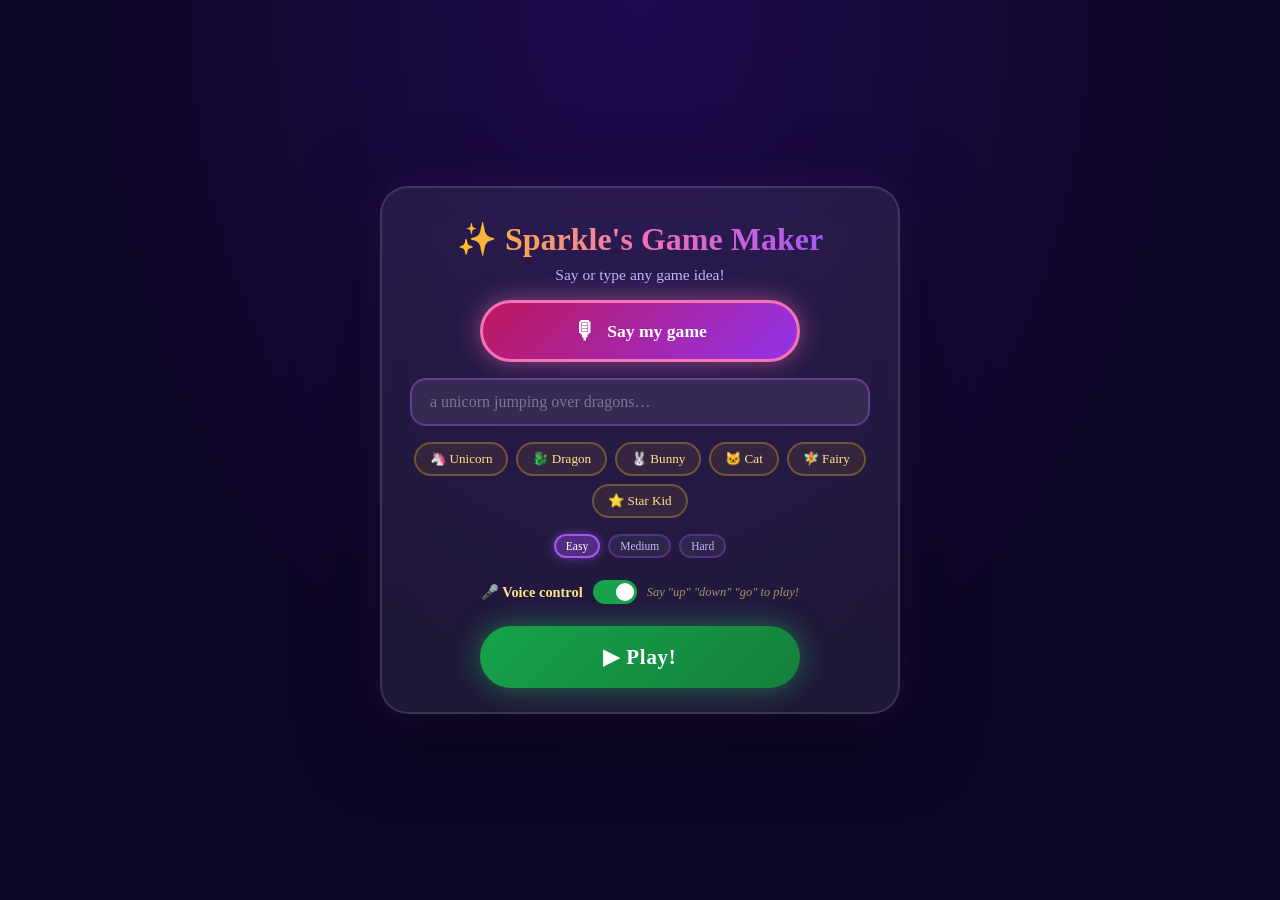
<file: frontend/index.html>
<!DOCTYPE html>
<html lang="en">
<head>
<meta charset="UTF-8">
<meta name="viewport" content="width=device-width, initial-scale=1.0">
<title>✨ Sparkle's Game Maker</title>
<link rel="stylesheet" href="/frontend/fairy.css?v=14">
</head>
<body>

<div class="stars" id="stars"></div>

<!-- ═══════════════ LAUNCH CARD ═══════════════ -->
<div class="launch-wrap">
  <div class="launch-card">

    <div class="launch-title">✨ Sparkle's Game Maker</div>
    <div class="launch-sub">Say or type any game idea!</div>

    <button class="mic-big" id="micBtn">
      <span class="mic-icon">🎙</span>
      <span>Say my game</span>
    </button>

    <div class="input-row">
      <input class="game-input" id="gameInput" type="text"
             placeholder="a unicorn jumping over dragons…"
             autocomplete="off" spellcheck="false">
      <button class="input-clear" id="inputClear" style="display:none">✕</button>
    </div>

    <div class="listen-bar" id="listenBar" style="display:none">
      <div class="listen-wave">
        <span></span><span></span><span></span><span></span><span></span>
      </div>
      <span class="listen-label">Listening…</span>
    </div>

    <div class="chips">
      <button class="chip" data-params='{"game_type":"runner","character":"unicorn","collectible":"star","obstacle":"wolf","world":"rainbow land","game_name":"Unicorn Rainbow Adventure!","bg_description":"Vibrant pixel art rainbow land with arched rainbows, fluffy clouds, shimmering waterfalls and blooming flower fields in saturated blues and greens","story":"Uni the unicorn gallops through rainbow land collecting magical stars. Watch out for the sneaky wolf — jump over it to keep your streak!"}'>🦄 Unicorn</button>
      <button class="chip" data-params='{"game_type":"flyer","character":"dragon","collectible":"gem","obstacle":"knight","world":"outer space","game_name":"Dragon Space Dash!","bg_description":"Pixel art outer space with twinkling stars, colorful nebulae, ringed planets and asteroid clusters in deep blues and purples","story":"Dazzle the dragon soars through the stars collecting sparkling gems. Dodge the brave knights — flap up or swoop down to stay safe!"}'>🐉 Dragon</button>
      <button class="chip" data-params='{"game_type":"runner","character":"bunny","collectible":"heart","obstacle":"fox","world":"forest","game_name":"Bunny Forest Hop!","bg_description":"Lush pixel art forest with layered trees, glowing mushrooms, mossy rocks and shafts of golden light in rich greens and browns","story":"Benny the bunny hops through the enchanted forest collecting hearts. The sneaky fox is right behind — jump fast to escape!"}'>🐰 Bunny</button>
      <button class="chip" data-params='{"game_type":"runner","character":"cat","collectible":"coin","obstacle":"dog","world":"candy land","game_name":"Cat Candy Run!","bg_description":"Candy land pixel art with giant lollipops, chocolate rivers, gumdrop hills and cotton candy clouds in bright pinks and yellows","story":"Cookie the cat dashes through candy land scooping up golden coins. The silly dogs are chasing — jump over them to get your sweets!"}'>🐱 Cat</button>
      <button class="chip" data-params='{"game_type":"runner","character":"fairy_sparkle","collectible":"star","obstacle":"spider","world":"magical forest","game_name":"Fairy Sparkle Quest!","bg_description":"Enchanted pixel art forest at night with glowing fireflies, giant mushrooms, crystal flowers and moonbeams in purples and teals","story":"Sparkle the fairy flutters through a moonlit forest collecting shining stars. Jump over the creepy spiders to keep your magic glowing!"}'>🧚 Fairy</button>
      <button class="chip" data-params='{"game_type":"flyer","character":"star_kid","collectible":"coin","obstacle":"black_hole","world":"outer space","game_name":"Star Kid Space Race!","bg_description":"Pixel art deep space with shooting stars, colorful nebulae, ringed planets and glowing stardust in dark blues and purples","story":"Starry the star kid zooms through the galaxy picking up golden coins. Fly away from the scary black holes — keep moving to stay bright!"}'>⭐ Star Kid</button>
    </div>

    <div class="diff-row" id="diffBar">
      <button class="diff-btn active" data-diff="none">Easy</button>
      <button class="diff-btn" data-diff="medium">Medium</button>
      <button class="diff-btn" data-diff="high">Hard</button>
    </div>

    <div class="voice-row" id="voiceRow">
      <span class="voice-label">🎤 Voice control</span>
      <label class="voice-toggle">
        <input type="checkbox" id="voiceToggle" checked>
        <span class="voice-slider"></span>
      </label>
      <span class="voice-hint" id="voiceHint">Say "up" "down" "go" to play!</span>
    </div>

    <button class="play-btn" id="launchBtn">▶ Play!</button>

  </div>
</div>

<!-- ═══════════ CONFIRM overlay ═══════════ -->
<div id="confirmOverlay" class="confirm-overlay" style="display:none">
  <div class="confirm-box">
    <div class="confirm-sparkle">✨</div>
    <div class="confirm-label">I heard you say:</div>
    <div class="confirm-heard" id="confirmHeard"></div>
    <div class="confirm-params" id="confirmParams"></div>
    <div class="confirm-actions">
      <button class="confirm-yes" id="confirmYes">🚀 Yes! Make it!</button>
      <button class="confirm-retry" id="confirmRetry">↩ Try again</button>
    </div>
  </div>
</div>

<!-- ═══════════ GAME READY overlay ═══════════ -->
<div class="game-overlay" id="gameOverlay" style="display:none">
  <div class="overlay-box">
    <div class="overlay-emoji" id="overlayEmoji">🪄</div>
    <div class="overlay-msg" id="overlayMsg">Making your game…</div>
    <div class="game-summary" id="gameSummary"></div>
    <button class="play-big-btn" id="playBtn" style="display:none">▶ PLAY!</button>
    <button class="review-btn" id="reviewBtn" style="display:none">🔍 Review & Fix</button>
  </div>
</div>

<!-- ═══════════ REVIEW PANEL overlay ═══════════ -->
<div class="review-overlay" id="reviewOverlay" style="display:none">
  <div class="review-box">
    <div class="review-header">
      <span class="review-avatar">👩‍🎨</span>
      <div>
        <div class="review-name">Maya — Senior Game Designer</div>
        <div class="review-score-row">
          <span class="review-score-label">Score:</span>
          <span class="review-score" id="reviewScore">–</span>
          <span class="review-headline" id="reviewHeadline"></span>
        </div>
      </div>
      <button class="review-close" id="reviewClose">✕</button>
    </div>
    <div class="review-strengths" id="reviewStrengths"></div>
    <div class="review-issues" id="reviewIssues"></div>
    <div class="review-actions">
      <button class="fix-btn" id="fixBtn">🔧 Apply All Fixes</button>
      <button class="play-fixed-btn" id="playFixedBtn" style="display:none">▶ Play Fixed Game</button>
    </div>
    <div class="review-status" id="reviewStatus"></div>
  </div>
</div>

<!-- ═══════════ IN-PAGE GAME PLAYER ═══════════ -->
<div class="game-player" id="gamePlayer" style="display:none">
  <button class="close-game" id="closeGameBtn">✕ Back to Sparkle</button>
  <iframe id="gameFrame" title="Sparkle game" allow="autoplay; fullscreen"></iframe>
</div>

<!-- Dev-only magic 3D button (hidden) -->
<button class="dev-hidden" id="magicBtn" aria-hidden="true" tabindex="-1">🪄</button>

<script src="/frontend/fairy.js?v=13"></script>
</body>
</html>
</file>
<file: frontend/fairy.css>
*, *::before, *::after { box-sizing:border-box; margin:0; padding:0; }
:root {
  --purple:#a855f7; --pink:#f472b6; --yellow:#fbbf24; --green:#22c55e; --bg:#0f0728;
}
body {
  font-family:'Comic Sans MS','Chalkboard SE','Marker Felt',cursive;
  background:radial-gradient(ellipse at top,#1e0a4e 0%,#0f0728 60%);
  min-height:100vh; color:white; overflow:hidden; user-select:none;
}

/* ── Stars ── */
.stars{position:fixed;inset:0;pointer-events:none;z-index:0;}
.star-p{
  position:absolute;border-radius:50%;background:white;opacity:0;
  animation:twinkle var(--d,3s) ease-in-out infinite var(--dl,0s);
}
@keyframes twinkle{0%,100%{opacity:0;transform:scale(.5)}50%{opacity:.8;transform:scale(1)}}

/* ── Top bar ── */
.top-bar{
  position:fixed;top:0;left:0;right:0;z-index:50;
  display:flex;align-items:center;justify-content:space-between;
  padding:8px 16px;
  background:linear-gradient(180deg,rgba(15,7,40,.95) 0%,rgba(15,7,40,0) 100%);
}
.header-title{
  font-size:clamp(.9rem,2.5vw,1.4rem);font-weight:bold;
  background:linear-gradient(90deg,#fbbf24,#f472b6,#a855f7);
  -webkit-background-clip:text;-webkit-text-fill-color:transparent;background-clip:text;
}
.diff-bar{display:none;align-items:center;gap:5px;}
.diff-label{font-size:.72rem;color:#c4b5fd;}
.diff-btn{
  padding:4px 10px;border-radius:20px;border:2px solid rgba(168,85,247,.3);
  background:rgba(255,255,255,.05);color:#c4b5fd;
  font-size:.72rem;font-family:inherit;cursor:pointer;transition:all .2s;
}
.diff-btn:hover{background:rgba(168,85,247,.2);border-color:var(--purple);}
.diff-btn.active{
  background:rgba(168,85,247,.35);border-color:var(--purple);color:#fff;
  box-shadow:0 0 10px rgba(168,85,247,.5);
}

/* ── Progress dots ── */
.progress-row{
  position:fixed;top:50px;left:50%;transform:translateX(-50%);
  display:flex;gap:9px;z-index:40;
}
.prog-dot{
  width:44px;height:44px;border-radius:50%;
  background:rgba(255,255,255,.08);border:3px solid rgba(255,255,255,.15);
  display:flex;align-items:center;justify-content:center;font-size:1.3rem;
  transition:all .3s;filter:grayscale(1) opacity(.4);
}
.prog-dot.active{
  background:rgba(168,85,247,.3);border-color:var(--purple);filter:none;
  transform:scale(1.2);box-shadow:0 0 16px rgba(168,85,247,.6);
}
.prog-dot.done{background:rgba(34,197,94,.3);border-color:var(--green);filter:none;}

/* ── Choice grid ── */
.choice-grid{
  position:fixed;top:50%;left:50%;
  transform:translate(-50%,-44%);
  display:grid;grid-template-columns:1fr 1fr;
  gap:14px;z-index:30;width:min(480px,92vw);
}
.choice-card{
  background:rgba(255,255,255,.07);border:3px solid rgba(255,255,255,.15);
  border-radius:20px;padding:12px;
  display:flex;flex-direction:column;align-items:center;justify-content:center;
  cursor:pointer;transition:all .2s;min-height:128px;overflow:hidden;
}
.choice-card:hover,.choice-card:active{
  transform:scale(1.06);border-color:var(--yellow);
  background:rgba(251,191,36,.15);box-shadow:0 0 24px rgba(251,191,36,.4);
}
.choice-card.selected{
  border-color:var(--green);background:rgba(34,197,94,.2);
  box-shadow:0 0 28px rgba(34,197,94,.6);transform:scale(1.08);
}
.choice-card img{width:74px;height:74px;object-fit:contain;filter:drop-shadow(0 4px 8px rgba(0,0,0,.3));}
.choice-card .world-swatch{
  width:74px;height:74px;border-radius:50%;
  display:flex;align-items:center;justify-content:center;font-size:2.3rem;
}
.choice-label{font-size:.98rem;font-weight:bold;color:#fde68a;margin-top:6px;text-shadow:0 1px 3px rgba(0,0,0,.5);}

/* ── Listen bar ── */
.listen-bar{
  position:fixed;bottom:108px;left:50%;transform:translateX(-50%);
  display:flex;align-items:center;gap:12px;padding:10px 20px;border-radius:14px;z-index:40;
  background:rgba(244,63,94,.15);border:2px solid rgba(244,63,94,.4);
}
.listen-wave{display:flex;gap:4px;align-items:center;}
.listen-wave span{width:5px;border-radius:4px;background:#f43f5e;animation:wave .7s ease-in-out infinite;height:10px;}
.listen-wave span:nth-child(1){animation-delay:0s;--mh:24px}
.listen-wave span:nth-child(2){animation-delay:.1s;--mh:32px}
.listen-wave span:nth-child(3){animation-delay:.2s;--mh:40px}
.listen-wave span:nth-child(4){animation-delay:.3s;--mh:32px}
.listen-wave span:nth-child(5){animation-delay:.4s;--mh:24px}
@keyframes wave{0%,100%{height:10px}50%{height:var(--mh,30px)}}
.listen-label{font-size:1.1rem;color:#f43f5e;}

/* ── Fairy (free-floating) ── */
.fairy-float{
  position:fixed;width:130px;height:140px;
  display:flex;align-items:center;justify-content:center;z-index:80;
  pointer-events:none;
  animation:fairy-bob 2.4s ease-in-out infinite;
}
@keyframes fairy-bob{0%,100%{transform:translateY(0) rotate(-1deg)}50%{transform:translateY(-14px) rotate(1deg)}}
.fairy-img{
  width:120px;height:auto;
  filter:drop-shadow(0 0 18px rgba(168,85,247,.9));
  animation:wing-glow .75s ease-in-out infinite alternate;
}
@keyframes wing-glow{
  from{filter:drop-shadow(0 0 10px rgba(196,181,253,.5))}
  to  {filter:drop-shadow(0 0 26px rgba(196,181,253,1))}
}
.fairy-float.fairy-talking .fairy-img{animation:talk-bob .3s ease-in-out infinite alternate;}
@keyframes talk-bob{from{transform:scale(1) rotate(-3deg)}to{transform:scale(1.06) rotate(3deg)}}
.wand-sparkles{
  position:absolute;top:4px;right:0;display:flex;gap:2px;
  animation:sparkle-burst 2.2s ease-in-out infinite;
}
@keyframes sparkle-burst{0%,100%{opacity:.4;transform:scale(.8) translateY(0)}50%{opacity:1;transform:scale(1.3) translateY(-8px)}}

/* ── Speech bubble ── */
.speech-bubble{
  position:fixed;z-index:79;background:white;border-radius:16px;
  padding:10px 14px;max-width:210px;
  border:3px solid var(--purple);box-shadow:0 4px 20px rgba(168,85,247,.4);
  pointer-events:none;transition:opacity .4s;
}
.speech-bubble::before{content:'';position:absolute;bottom:-14px;left:24px;border:7px solid transparent;border-top-color:var(--purple);}
.speech-bubble::after{content:'';position:absolute;bottom:-8px;left:26px;border:5px solid transparent;border-top-color:white;}
.bubble-text{font-size:.86rem;color:#2d1b69;line-height:1.4;}

/* ── Bottom bar ── */
.bottom-bar{
  position:fixed;bottom:0;left:0;right:0;z-index:50;
  display:flex;align-items:center;justify-content:center;
  gap:10px;padding:10px 12px 16px;
  background:linear-gradient(0deg,rgba(15,7,40,.95) 0%,rgba(15,7,40,0) 100%);
}
.big-mic{
  width:140px;height:68px;border-radius:34px;border:4px solid var(--pink);
  background:linear-gradient(135deg,#2d1b69,#1e0a4e);
  cursor:pointer;display:flex;flex-direction:column;
  align-items:center;justify-content:center;gap:2px;
  box-shadow:0 0 20px rgba(244,114,182,.5);transition:all .2s;
}
.big-mic:hover{transform:scale(1.05);box-shadow:0 0 32px rgba(244,114,182,.8);}
.big-mic.listening{
  background:linear-gradient(135deg,#7f1d1d,#be123c);border-color:#f43f5e;
  animation:mic-pulse .5s ease-in-out infinite;box-shadow:0 0 32px rgba(244,63,94,.9);
}
@keyframes mic-pulse{0%,100%{transform:scale(1)}50%{transform:scale(1.07)}}
.mic-glyph{font-size:1.9rem;} .mic-hint{font-size:.68rem;color:#e9d5ff;}

/* ── Dream button ── */
.dream-btn{
  padding:12px 20px;border-radius:50px;border:none;
  background:linear-gradient(135deg,#a855f7,#f472b6);
  color:white;font-size:.9rem;font-family:inherit;font-weight:bold;
  cursor:pointer;white-space:nowrap;
  box-shadow:0 0 22px rgba(168,85,247,.7);
  animation:dream-pulse 2.5s ease-in-out infinite;
  transition:transform .2s;
}
.dream-btn:hover{transform:scale(1.06);}
@keyframes dream-pulse{0%,100%{box-shadow:0 0 18px rgba(168,85,247,.6)}50%{box-shadow:0 0 36px rgba(244,114,182,.9)}}

.test-pill{
  padding:8px 13px;border-radius:20px;border:2px dashed rgba(251,191,36,.5);
  background:rgba(251,191,36,.08);color:#fbbf24;
  font-size:.8rem;font-family:inherit;cursor:pointer;transition:all .2s;white-space:nowrap;
}
.test-pill:hover{background:rgba(251,191,36,.2);}
.test-select{
  padding:7px 9px;border-radius:14px;border:1px solid rgba(168,85,247,.4);
  background:rgba(255,255,255,.07);color:#e9d5ff;font-size:.78rem;font-family:inherit;
}
.test-select option{background:#1e0a4e;}
.dev-hidden{display:none!important;}

/* ═══════ DREAM MODE overlay ═══════ */
.dream-overlay{
  position:fixed;inset:0;z-index:200;
  background:rgba(5,1,20,.92);backdrop-filter:blur(12px);
  display:flex;align-items:center;justify-content:center;
}
.dream-content{
  display:flex;flex-direction:column;align-items:center;gap:18px;
  padding:40px 24px;max-width:500px;text-align:center;
}
.dream-orb{
  width:140px;height:140px;border-radius:50%;
  background:radial-gradient(circle,rgba(168,85,247,.5),rgba(244,114,182,.2));
  border:3px solid rgba(168,85,247,.6);
  display:flex;align-items:center;justify-content:center;
  animation:orb-spin 6s linear infinite, orb-glow 2s ease-in-out infinite alternate;
  position:relative;
}
.dream-orb-ring{
  position:absolute;inset:-8px;border-radius:50%;
  border:3px dashed rgba(168,85,247,.4);
  animation:orb-spin 3s linear infinite reverse;
}
.dream-orb-icon{font-size:3.4rem;}
@keyframes orb-glow{
  from{box-shadow:0 0 30px rgba(168,85,247,.5),0 0 60px rgba(168,85,247,.2)}
  to  {box-shadow:0 0 50px rgba(244,114,182,.8),0 0 100px rgba(244,114,182,.3)}
}
@keyframes orb-spin{to{transform:rotate(360deg)}}

.dream-orb.dream-listening{
  background:radial-gradient(circle,rgba(244,63,94,.6),rgba(244,63,94,.2));
  border-color:rgba(244,63,94,.8);
  animation:orb-glow-red 1s ease-in-out infinite alternate;
}
@keyframes orb-glow-red{
  from{box-shadow:0 0 30px rgba(244,63,94,.6)}
  to  {box-shadow:0 0 60px rgba(244,63,94,1)}
}

.dream-orb.dream-thinking{
  animation:orb-spin 1s linear infinite,orb-glow-think .6s ease-in-out infinite alternate;
}
@keyframes orb-glow-think{
  from{box-shadow:0 0 30px rgba(251,191,36,.5)}
  to  {box-shadow:0 0 60px rgba(251,191,36,1)}
}

.dream-title{
  font-size:clamp(1.3rem,4vw,1.9rem);font-weight:bold;color:#fff;
  text-shadow:0 0 20px rgba(168,85,247,.8);
}
.dream-sub{font-size:clamp(.8rem,2vw,1rem);color:#c4b5fd;line-height:1.5;}
.dream-wave{
  display:flex;gap:5px;align-items:center;transition:opacity .3s;
}
.dream-wave span{
  width:6px;border-radius:4px;background:var(--pink);
  animation:wave .6s ease-in-out infinite;height:10px;
}
.dream-wave span:nth-child(1){animation-delay:0s;--mh:28px}
.dream-wave span:nth-child(2){animation-delay:.1s;--mh:40px}
.dream-wave span:nth-child(3){animation-delay:.2s;--mh:52px}
.dream-wave span:nth-child(4){animation-delay:.3s;--mh:40px}
.dream-wave span:nth-child(5){animation-delay:.4s;--mh:28px}
.dream-heard{
  min-height:32px;font-size:1rem;color:#fde68a;
  font-style:italic;max-width:400px;line-height:1.5;
}
.dream-cancel{
  padding:9px 22px;border-radius:20px;border:2px solid rgba(255,255,255,.2);
  background:rgba(255,255,255,.07);color:#c4b5fd;font-family:inherit;
  font-size:.85rem;cursor:pointer;transition:all .2s;
}
.dream-cancel:hover{background:rgba(255,255,255,.15);}

/* ═══════ CONFIRM overlay ═══════ */
.confirm-overlay{
  position:fixed;inset:0;z-index:200;
  background:rgba(5,1,20,.88);backdrop-filter:blur(10px);
  display:flex;align-items:center;justify-content:center;
}
.confirm-box{
  background:linear-gradient(135deg,#1e0a4e,#0d1b4e);
  border:3px solid var(--purple);border-radius:28px;
  padding:36px 40px;max-width:460px;width:90%;text-align:center;
  box-shadow:0 0 60px rgba(168,85,247,.5);
  animation:pop-in .4s cubic-bezier(.175,.885,.32,1.275);
}
.confirm-sparkle{font-size:3rem;animation:spin 2s linear infinite;}
@keyframes spin{to{transform:rotate(360deg)}}
.confirm-label{font-size:.9rem;color:#c4b5fd;margin:10px 0 6px;}
.confirm-heard{
  font-size:1.15rem;color:#fde68a;font-style:italic;
  margin-bottom:16px;line-height:1.5;
}
.confirm-params{
  display:flex;flex-wrap:wrap;gap:8px;justify-content:center;
  margin-bottom:22px;
}
.confirm-params span{
  padding:6px 14px;border-radius:20px;font-size:.9rem;
  background:rgba(168,85,247,.2);border:1px solid rgba(168,85,247,.4);color:#e9d5ff;
}
.confirm-actions{display:flex;gap:12px;justify-content:center;flex-wrap:wrap;}
.confirm-yes{
  padding:14px 28px;border-radius:50px;border:none;
  background:linear-gradient(135deg,#22c55e,#16a34a);
  color:white;font-size:1.1rem;font-family:inherit;font-weight:bold;
  cursor:pointer;box-shadow:0 4px 20px rgba(34,197,94,.6);
  animation:glow-pulse 1s ease-in-out infinite;
}
@keyframes glow-pulse{0%,100%{box-shadow:0 4px 18px rgba(34,197,94,.5)}50%{box-shadow:0 4px 36px rgba(34,197,94,1)}}
.confirm-retry{
  padding:14px 24px;border-radius:50px;border:2px solid rgba(255,255,255,.2);
  background:rgba(255,255,255,.07);color:#c4b5fd;font-size:1rem;
  font-family:inherit;cursor:pointer;transition:all .2s;
}
.confirm-retry:hover{background:rgba(255,255,255,.15);}

/* ── Game overlay ── */
.game-overlay{
  position:fixed;inset:0;z-index:100;
  background:rgba(10,4,40,.92);backdrop-filter:blur(8px);
  display:flex;align-items:center;justify-content:center;
}
.overlay-box{
  background:linear-gradient(135deg,#1e0a4e,#0d1b4e);
  border:3px solid var(--purple);border-radius:28px;
  padding:36px 44px;max-width:460px;width:90%;text-align:center;
  box-shadow:0 0 60px rgba(168,85,247,.5);
  animation:pop-in .4s cubic-bezier(.175,.885,.32,1.275);
}
@keyframes pop-in{from{transform:scale(.4) rotate(-8deg);opacity:0}to{transform:scale(1) rotate(0);opacity:1}}
.overlay-emoji{font-size:3.6rem;animation:spin 1.5s linear infinite;}
.overlay-msg{font-size:1.15rem;color:#c4b5fd;margin:14px 0 10px;line-height:1.6;}
.game-summary{
  background:rgba(255,255,255,.05);border-radius:12px;
  padding:12px;font-size:.93rem;color:#ddd6fe;
  line-height:1.9;text-align:left;margin-bottom:14px;
}
.game-summary .story-line{
  font-style:italic;color:#fde68a;margin-bottom:8px;padding-bottom:8px;
  border-bottom:1px solid rgba(255,255,255,.1);
}
.play-big-btn{
  font-size:1.4rem;font-family:inherit;font-weight:bold;
  padding:15px 38px;border-radius:50px;border:none;
  background:linear-gradient(135deg,#22c55e,#16a34a);
  color:white;cursor:pointer;
  box-shadow:0 6px 26px rgba(34,197,94,.6);
  animation:glow-pulse 1s ease-in-out infinite;
}
.play-big-btn:hover{transform:scale(1.06);}

/* ── In-page game player ── */
.game-player{
  position:fixed;inset:0;z-index:300;background:#050114;
  display:flex;align-items:stretch;justify-content:center;
}
.game-player iframe{
  width:100%;height:100%;border:0;background:#050114;
}
.close-game{
  position:fixed;top:12px;right:12px;z-index:310;
  padding:10px 16px;border-radius:999px;border:2px solid rgba(255,255,255,.25);
  background:rgba(15,7,40,.82);color:#fff;font-family:inherit;font-weight:bold;
  cursor:pointer;box-shadow:0 4px 20px rgba(0,0,0,.35);
}
.close-game:hover{background:rgba(168,85,247,.9);}

/* ── Responsive ── */
@media(max-width:520px){
  .choice-grid{width:96vw;gap:8px;}
  .choice-card{min-height:100px;}
  .choice-card img,.choice-card .world-swatch{width:58px;height:58px;}
  .dream-btn{font-size:.78rem;padding:10px 14px;}
  .diff-btn{padding:3px 7px;font-size:.66rem;}
}

/* ── Review button ── */
.review-btn{
  margin-top:10px;padding:10px 28px;border-radius:999px;border:2px solid rgba(168,85,247,.5);
  background:rgba(168,85,247,.15);color:#c084fc;font-family:inherit;font-size:.95rem;
  cursor:pointer;transition:all .2s;
}
.review-btn:hover{background:rgba(168,85,247,.35);color:#fff;}

/* ── Review overlay ── */
.review-overlay{
  position:fixed;inset:0;z-index:250;background:rgba(5,1,20,.75);
  display:flex;align-items:center;justify-content:center;padding:16px;
}
.review-box{
  background:rgba(15,7,40,.97);border:1px solid rgba(168,85,247,.35);
  border-radius:20px;padding:24px;max-width:580px;width:100%;max-height:85vh;
  overflow-y:auto;box-shadow:0 12px 60px rgba(0,0,0,.6);
  font-family:'Comic Sans MS',cursive;color:#e9d5ff;
}
.review-header{
  display:flex;align-items:flex-start;gap:14px;margin-bottom:18px;
}
.review-avatar{font-size:2.4rem;flex-shrink:0;}
.review-name{font-size:1rem;font-weight:bold;color:#c084fc;margin-bottom:4px;}
.review-score-row{display:flex;align-items:center;gap:8px;flex-wrap:wrap;}
.review-score-label{font-size:.85rem;color:#a78bfa;}
.review-score{
  font-size:1.5rem;font-weight:bold;color:#fbbf24;
  background:rgba(251,191,36,.1);border-radius:8px;padding:2px 10px;
}
.review-headline{font-size:.85rem;color:#c4b5fd;font-style:italic;}
.review-close{
  margin-left:auto;background:none;border:none;color:#a78bfa;
  font-size:1.3rem;cursor:pointer;padding:4px 8px;border-radius:8px;flex-shrink:0;
}
.review-close:hover{background:rgba(168,85,247,.2);}
.review-strengths{
  background:rgba(34,197,94,.08);border:1px solid rgba(34,197,94,.2);
  border-radius:12px;padding:12px 16px;margin-bottom:14px;font-size:.85rem;
}
.review-strengths::before{content:'✅ Strengths';display:block;font-weight:bold;
  color:#4ade80;margin-bottom:6px;font-size:.8rem;}
.review-strengths ul{margin:0;padding-left:18px;color:#bbf7d0;line-height:1.7;}
.review-issues{display:flex;flex-direction:column;gap:10px;margin-bottom:18px;}
.issue-card{border-radius:12px;padding:12px 14px;font-size:.83rem;line-height:1.5;}
.issue-card.critical{background:rgba(239,68,68,.12);border:1px solid rgba(239,68,68,.35);}
.issue-card.high    {background:rgba(251,146,60,.10);border:1px solid rgba(251,146,60,.3);}
.issue-card.medium  {background:rgba(250,204,21,.08);border:1px solid rgba(250,204,21,.25);}
.issue-card.low     {background:rgba(148,163,184,.06);border:1px solid rgba(148,163,184,.2);}
.issue-badge{
  display:inline-block;font-size:.7rem;font-weight:bold;border-radius:6px;
  padding:2px 8px;margin-right:6px;text-transform:uppercase;
}
.issue-card.critical .issue-badge{background:rgba(239,68,68,.3);color:#fca5a5;}
.issue-card.high     .issue-badge{background:rgba(251,146,60,.3);color:#fdba74;}
.issue-card.medium   .issue-badge{background:rgba(250,204,21,.3);color:#fef08a;}
.issue-card.low      .issue-badge{background:rgba(148,163,184,.2);color:#cbd5e1;}
.issue-title{font-weight:bold;color:#e9d5ff;}
.issue-desc{color:#c4b5fd;margin-top:4px;}
.issue-fix{color:#6ee7b7;margin-top:4px;font-size:.78rem;}
.issue-fix::before{content:'🔧 Fix: ';}
.review-actions{display:flex;gap:12px;flex-wrap:wrap;}
.fix-btn{
  flex:1;padding:12px 20px;border-radius:999px;border:none;
  background:linear-gradient(135deg,#7c3aed,#a855f7);color:#fff;
  font-family:inherit;font-size:1rem;cursor:pointer;font-weight:bold;
}
.fix-btn:hover{opacity:.9;}
.fix-btn:disabled{opacity:.5;cursor:wait;}
.play-fixed-btn{
  flex:1;padding:12px 20px;border-radius:999px;border:none;
  background:linear-gradient(135deg,#16a34a,#22c55e);color:#fff;
  font-family:inherit;font-size:1rem;cursor:pointer;font-weight:bold;
}
.play-fixed-btn:hover{opacity:.9;}
.review-status{margin-top:10px;font-size:.83rem;color:#a78bfa;min-height:20px;text-align:center;}

/* ══════════════════════════════════════════════════════════
   LAUNCH CARD UI (new KidQuest-style)
══════════════════════════════════════════════════════════ */

/* Star alias — new JS uses .star class */
.star{
  position:absolute;border-radius:50%;background:white;opacity:0;
  animation:twinkle 4s ease-in-out infinite;
}

.launch-wrap{
  position:fixed;inset:0;z-index:20;
  display:flex;align-items:center;justify-content:center;
  padding:16px;
}
.launch-card{
  background:rgba(255,255,255,.07);backdrop-filter:blur(20px);
  border:2px solid rgba(255,255,255,.12);border-radius:28px;
  padding:32px 28px 24px;width:min(520px,96vw);
  display:flex;flex-direction:column;align-items:center;gap:16px;
  box-shadow:0 20px 80px rgba(0,0,0,.5),0 0 40px rgba(168,85,247,.15);
}
.launch-title{
  font-size:clamp(1.3rem,4vw,2rem);font-weight:bold;text-align:center;
  background:linear-gradient(90deg,#fbbf24,#f472b6,#a855f7);
  -webkit-background-clip:text;-webkit-text-fill-color:transparent;background-clip:text;
}
.launch-sub{
  font-size:.97rem;color:#c4b5fd;text-align:center;margin-top:-8px;
}

/* ── Mic big button ── */
.mic-big{
  width:100%;max-width:320px;height:62px;border-radius:32px;
  border:3px solid var(--pink);
  background:linear-gradient(135deg,#be185d,#9333ea);
  cursor:pointer;display:flex;align-items:center;justify-content:center;gap:10px;
  color:white;font-size:1.1rem;font-family:inherit;font-weight:bold;
  box-shadow:0 0 24px rgba(244,114,182,.5);transition:all .2s;
}
.mic-big:hover{transform:scale(1.03);box-shadow:0 0 36px rgba(244,114,182,.8);}
.mic-big.listening{
  background:linear-gradient(135deg,#9f1239,#be123c);border-color:#f43f5e;
  animation:mic-pulse .5s ease-in-out infinite;
}
.mic-icon{font-size:1.5rem;}

/* ── Text input ── */
.input-row{width:100%;position:relative;display:flex;align-items:center;}
.game-input{
  width:100%;padding:13px 44px 13px 18px;
  border-radius:16px;border:2px solid rgba(168,85,247,.4);
  background:rgba(255,255,255,.08);color:white;
  font-size:1rem;font-family:inherit;outline:none;transition:border-color .2s;
}
.game-input::placeholder{color:rgba(255,255,255,.35);}
.game-input:focus{border-color:var(--purple);background:rgba(255,255,255,.12);}
.game-input.shake{animation:shake .4s ease;}
@keyframes shake{0%,100%{transform:translateX(0)}20%,60%{transform:translateX(-6px)}40%,80%{transform:translateX(6px)}}
.input-clear{
  position:absolute;right:12px;background:none;border:none;
  color:rgba(255,255,255,.45);font-size:1rem;cursor:pointer;
  padding:4px;display:flex;align-items:center;transition:color .2s;
}
.input-clear:hover{color:white;}

/* ── Listen bar — reposition inside card ── */
.launch-card .listen-bar{
  position:static;transform:none;width:100%;border-radius:12px;
  padding:10px 16px;
}

/* ── Chips ── */
.chips{display:flex;flex-wrap:wrap;gap:8px;justify-content:center;width:100%;}
.chip{
  padding:7px 14px;border-radius:20px;
  border:2px solid rgba(251,191,36,.3);
  background:rgba(251,191,36,.08);color:#fde68a;
  font-size:.82rem;font-family:inherit;cursor:pointer;
  transition:all .2s;white-space:nowrap;
}
.chip:hover{background:rgba(251,191,36,.22);border-color:var(--yellow);transform:scale(1.04);color:white;}

/* ── Difficulty row ── */
.diff-row{display:flex;align-items:center;gap:8px;}

/* ── Voice control row ── */
.voice-row{display:flex;align-items:center;gap:10px;padding:6px 0;}
.voice-label{font-size:.9rem;color:#fde68a;font-weight:600;white-space:nowrap;}
.voice-hint{font-size:.78rem;color:rgba(253,230,138,.6);font-style:italic;}
/* Toggle switch */
.voice-toggle{position:relative;display:inline-block;width:44px;height:24px;flex-shrink:0;}
.voice-toggle input{opacity:0;width:0;height:0;}
.voice-slider{position:absolute;cursor:pointer;inset:0;background:#374151;border-radius:24px;transition:.3s;}
.voice-slider:before{content:'';position:absolute;width:18px;height:18px;left:3px;bottom:3px;background:white;border-radius:50%;transition:.3s;}
.voice-toggle input:checked + .voice-slider{background:#16a34a;}
.voice-toggle input:checked + .voice-slider:before{transform:translateX(20px);}

/* ── Play button ── */
.play-btn{
  width:100%;max-width:320px;height:62px;border-radius:32px;border:none;
  background:linear-gradient(135deg,#16a34a,#15803d);
  color:white;font-size:1.3rem;font-family:inherit;font-weight:bold;
  cursor:pointer;letter-spacing:.04em;
  box-shadow:0 0 28px rgba(34,197,94,.5);transition:all .2s;
}
.play-btn:hover{transform:scale(1.04);box-shadow:0 0 44px rgba(34,197,94,.8);}
.play-btn:active{transform:scale(.97);}
</file>
